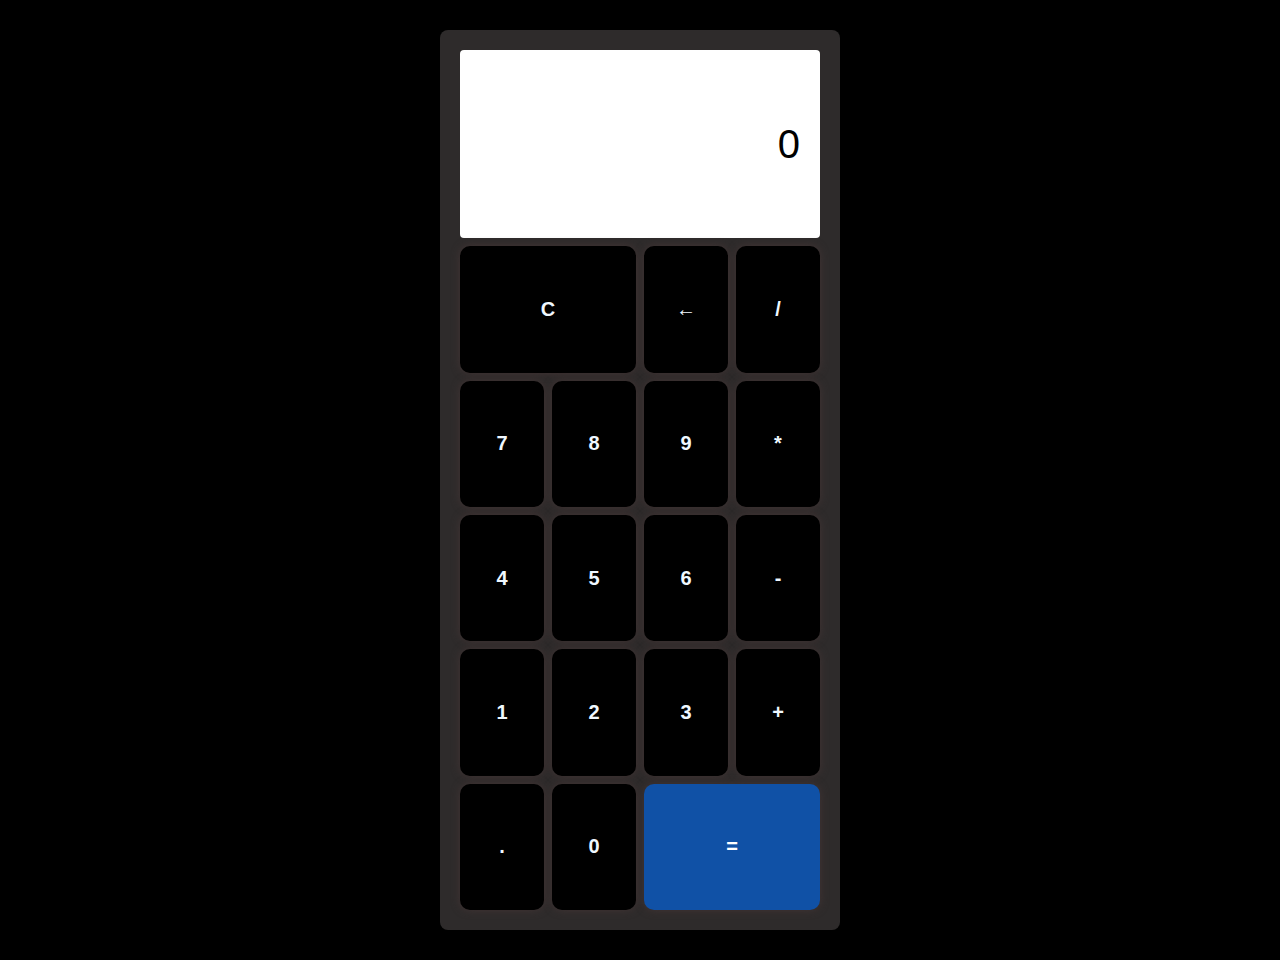
<file: Calculator/index.html>
<!DOCTYPE html>
<html lang="en">
  <head>
    <meta charset="UTF-8" />
    <meta name="viewport" content="width=device-width, initial-scale=1.0" />
    <link rel="stylesheet" href="style.css" />
    <title>Calculator</title>
  </head>
  <body>
    <div class="calculator">
      <div class="output">
        <div id="result">0</div>
      </div>
      <button id="clear-button" class="span-two">C</button>
      <button id="delete-button">&larr;</button>
      <button id="divide-button">/</button>
      <button class="number">7</button>
      <button class="number">8</button>
      <button class="number">9</button>
      <button id="multiply-button">*</button>
      <button class="number">4</button>
      <button class="number">5</button>
      <button class="number">6</button>
      <button id="minus-button">-</button>
      <button class="number">1</button>
      <button class="number">2</button>
      <button class="number">3</button>
      <button id="add-button">+</button>
      <button id="decimal-button">.</button>
      <button class="number">0</button>
      <button id="equal-button" class="span-two">=</button>
    </div>

    <script src="script.js"></script>
  </body>
</html>
</file>
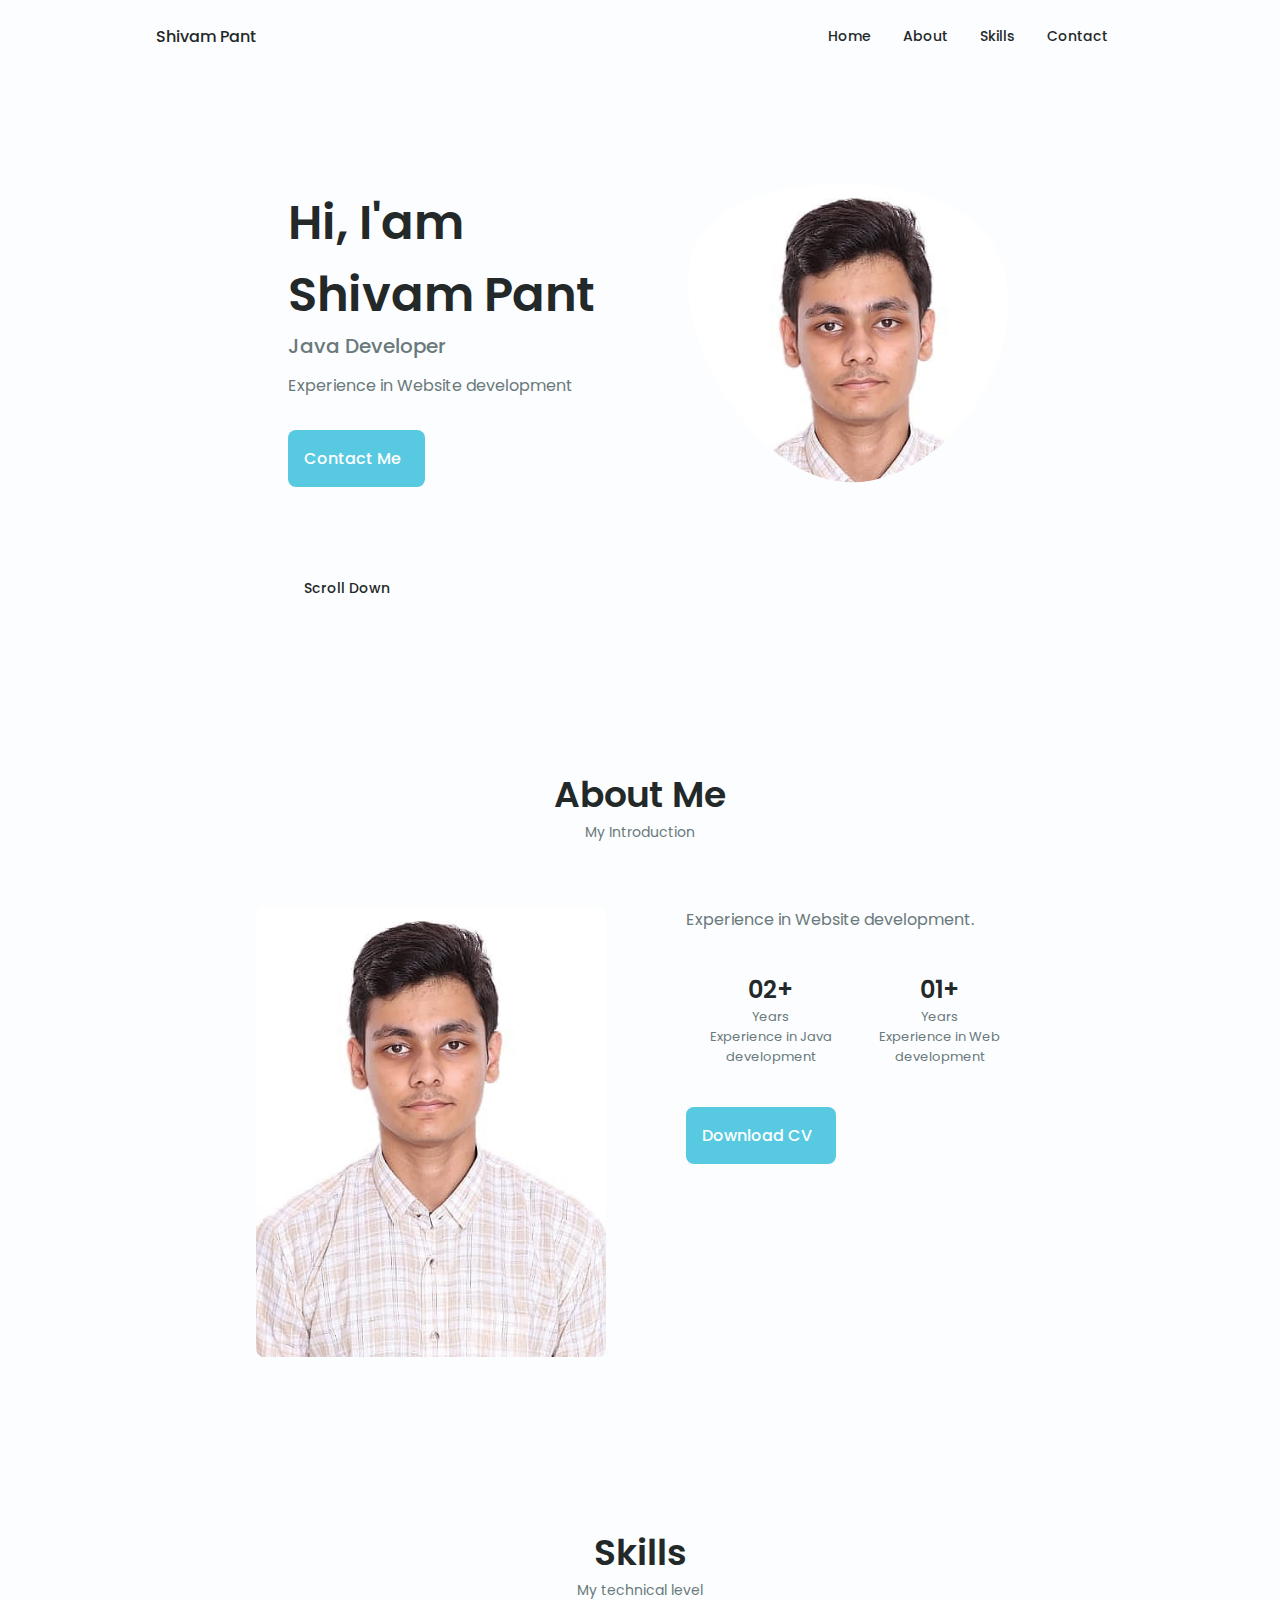
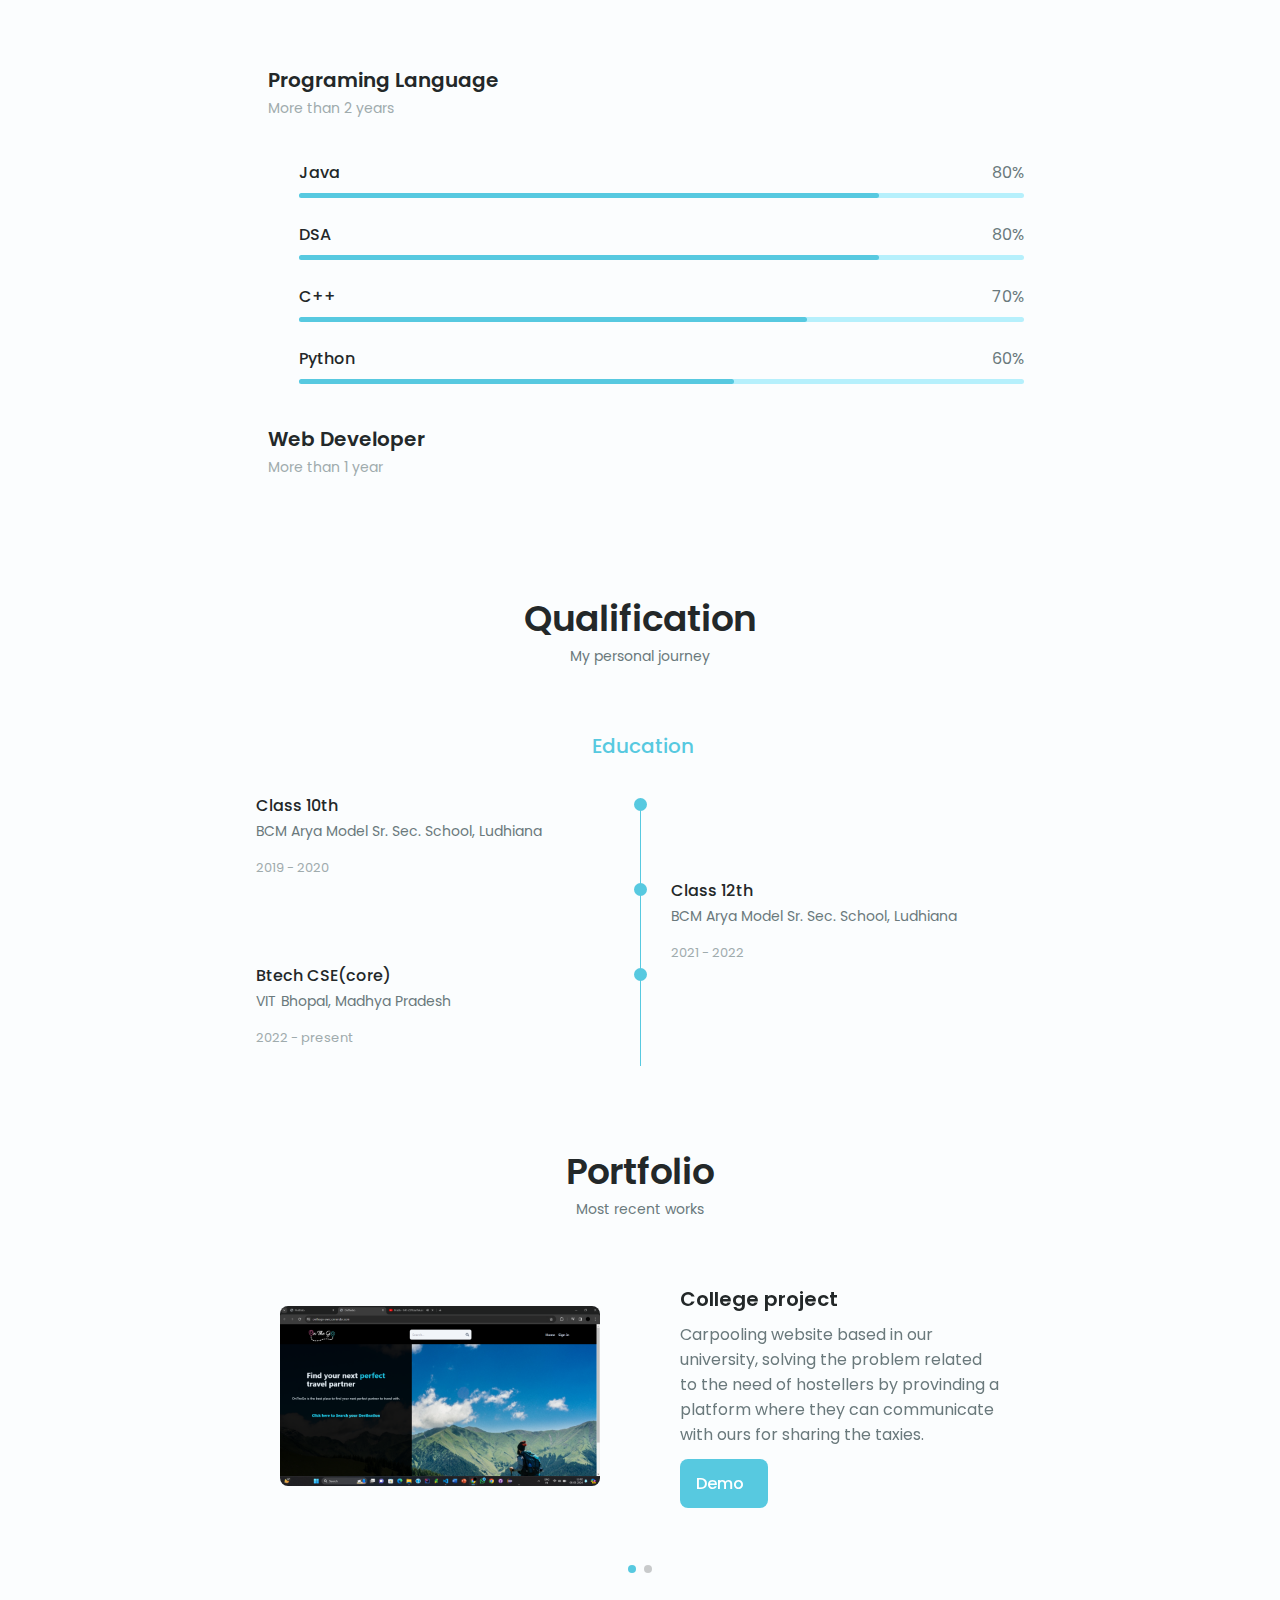
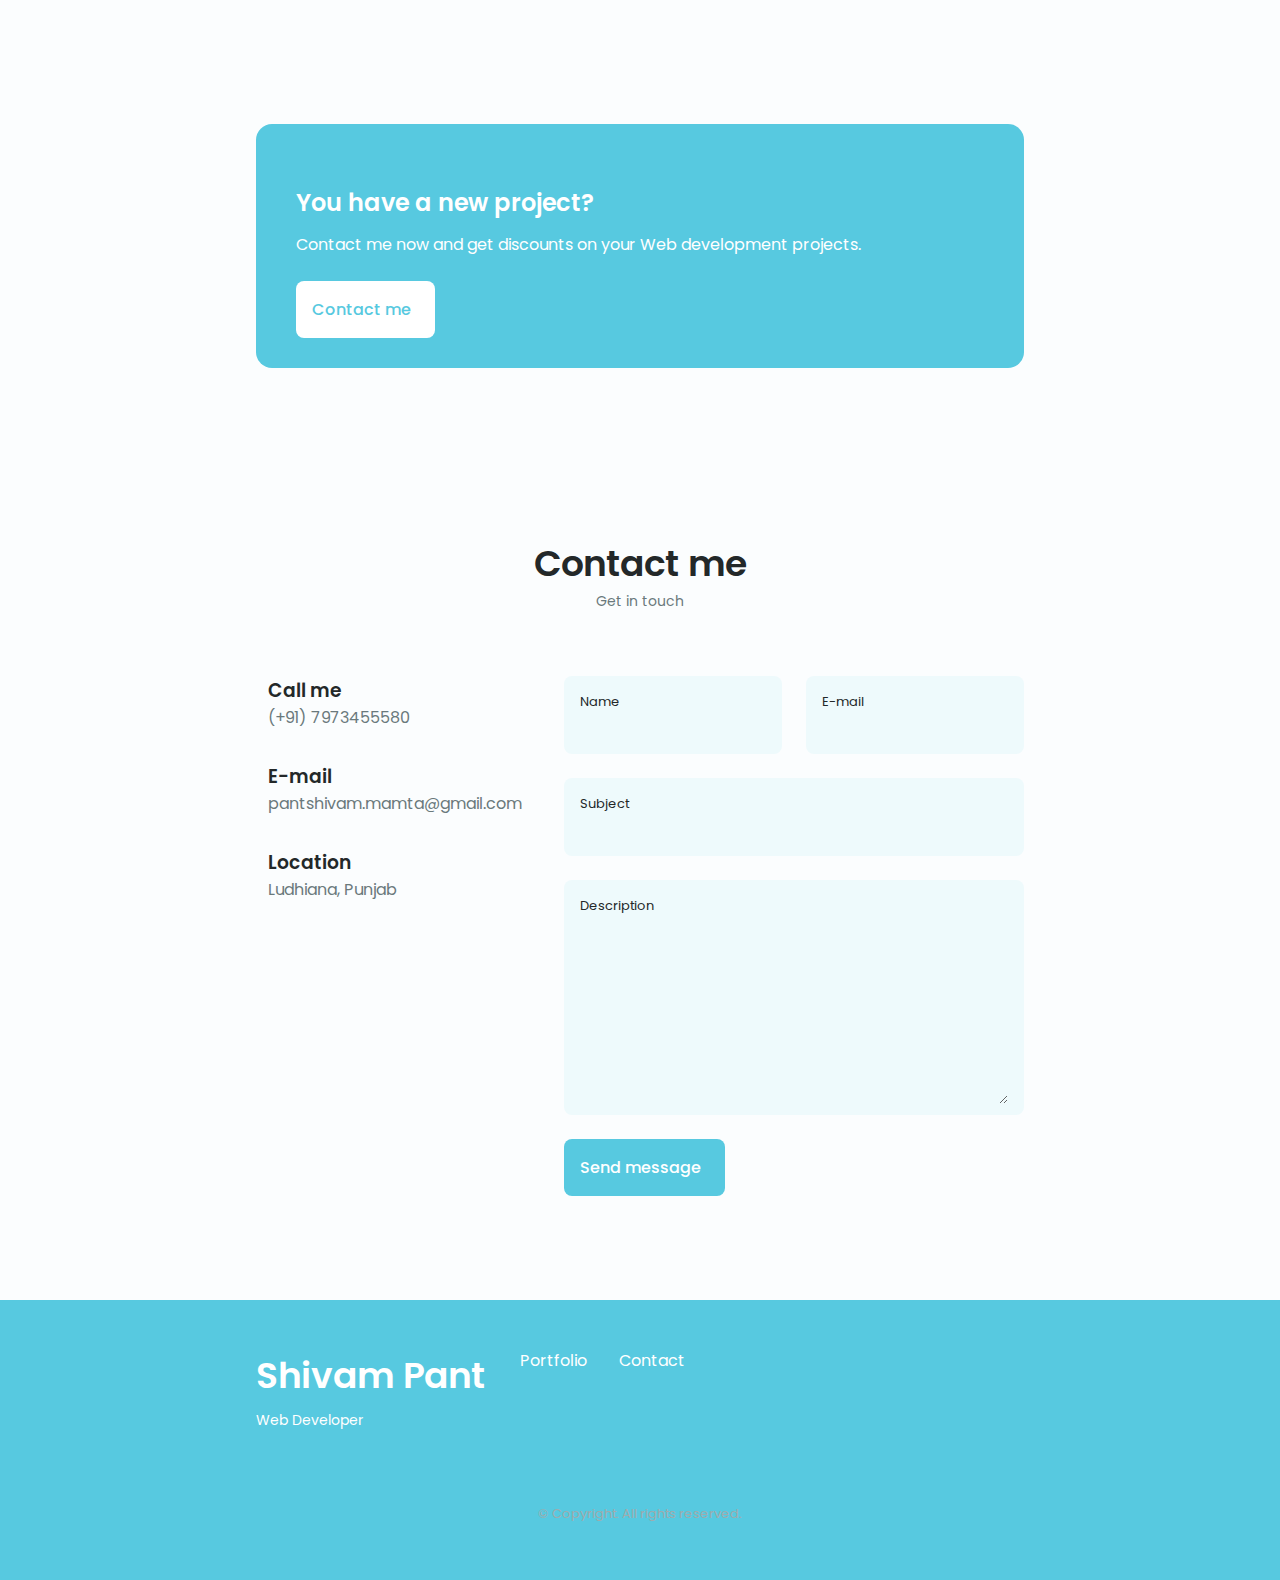
<file: Portfolio/index.html>
<!DOCTYPE html>
    <html lang="en">
    <head>
        <meta charset="UTF-8">
        <meta name="viewport" content="width=device-width, initial-scale=1.0">
        <link rel="stylesheet" href="https://unicons.iconscout.com/release/v4.0.0/css/line.css">
        <link rel="stylesheet" href="./packages/css/swiper-bundle.min.css">
        <link rel="stylesheet" href="./packages/css/styles.css">
        <title>Portfolio</title>
    </head>
    
    <body>
        <!--HEADER-->
        <header class="header" id="header">
            <nav class="nav container">
                <a href="#" class="nav__logo">Shivam Pant </a>
                <div class="nav__menu" id="nav-menu">
                    <ul class="nav__list grid">
                        <li class="nav__item">
                            <a href="#home" class="nav__link">
                                <i class="uil uil-estate nav__icon"></i>Home
                            </a>
                        </li>
                        <li class="nav__item">
                            <a href="#about" class="nav__link">
                                <i class="uil uil-user nav__icon"></i>About
                            </a>
                        </li>
                        <li class="nav__item">
                            <a href="#skills" class="nav__link">
                                <i class="uil uil-file-alt nav__icon"></i>Skills
                            </a>
                        </li>
                        <li class="nav__item">
                            <a href="#contact" class="nav__link">
                                <i class="uil uil-message nav__icon"></i>Contact                               
                            </a>
                        </li>
                    </ul>
                    <i class="uil uil-times nav__close" id="nav-close"></i>
                </div>
                <div class="nav__btns">
                    <!-- Theme change button -->

                    <i class="uil uil-moon change-theme" id="theme-button"></i>

                    <div class="nav__toggle" id="nav-toggle">
                        <i class="uil uil-apps"></i>
                    </div>
                </div>
            </nav>
        </header>

        <!--MAIN-->
        <main class="main">
            <!--HOME-->
            <section class="home section" id="home">
                <div class="home__container container grid">
                    <div class="home__content grid">
                        <div class="home__social">
                            <a href="https://www.linkedin.com/in/shivam-pant-966a10251" target="_blank" class="home__social-icon">
                                <i class="uil uil-linkedin-alt"></i>
                            </a>
                            </a>
                            <a href="https://github.com/ShivamPant1321" target="_blank" class="home__social-icon">
                                <i class="uil uil-github-alt"></i>
                            </a>
                        </div>

                        <div class="home__img">
                            <svg class="home__blob" viewBox="0 0 200 187" xmlns="http://www.w3.org/2000/svg" xmlns:xlink="http://www.w3.org/1999/xlink">
                                <mask id="mask0" mask-type="alpha">
                                    <path d="M190.312 36.4879C206.582 62.1187 201.309 102.826 182.328 134.186C163.346 165.547 
                                    130.807 187.559 100.226 186.353C69.6454 185.297 41.0228 161.023 21.7403 129.362C2.45775 
                                    97.8511 -7.48481 59.1033 6.67581 34.5279C20.9871 10.1032 59.7028 -0.149132 97.9666 
                                    0.00163737C136.23 0.303176 174.193 10.857 190.312 36.4879Z"/>
                                </mask>
                                <g mask="url(#mask0)">
                                    <image class="home__blob-img" x="" xlink:href="packages/images/myphoto.jpg"/>
                                </g>
                            </svg>
                        </div>

                        <div class="home__data">
                            <h1 class="home__title">Hi, I'am Shivam Pant</h1>
                            <h3 class="home__subtitle">Java Developer</h3>
                            <p class="home__description">Experience in Website development</p>
                            <a href="#contact" class="button button--flex home__button">
                                Contact Me<i class="uil uil-message button__icon"></i>
                            </a>
                        </div>
                    </div>

                    <div class="home__scroll">
                        <a href="#about" class="home__scroll-button button--flex">
                            <i class="uil uil-mouse-alt home__scroll-mouse"></i>
                            <span class="home__scroll-name">Scroll Down</span>
                            <i class="uil uil-arrow-down home__scroll-arrow"></i>
                        </a>
                    </div>
                </div>
            </section>

            <!-- ABOUT -->
            <section class="about section" id="about">
                <h2 class="section__title">About Me</h2>
                <span class="section__subtitle">My Introduction</span>

                <div class="about__container container grid">
                    <img src="packages/images/myphoto.jpg" alt="" class="about__img">
                    <div class="about__data">
                        <p class="about__description">
                            Experience in Website development.
                        </p>
                        <div class="about__info">
                            <div>
                                <span class="about__info-title">02+</span>
                                <span class="about__info-name">Years<br>Experience in Java development</span>
                            </div>
                            <div>
                                <span class="about__info-title">01+</span>
                                <span class="about__info-name">Years <br> Experience in Web development</span>
                            </div>
                        </div>

                        <div class="about__buttons">
                            <a download="" href="packages/pdf/" class="button button--flex">
                                Download CV<i class="uil uil-download-alt button__icon"></i>
                            </a>
                        </div>
                    </div>
                </div>
            </section>

            <!--SKILLS-->
            <section class="skills section" id="skills">
                <h2 class="section__title">Skills</h2>
                <span class="section__subtitle">My technical level</span>

                <div class="skills__container container grid">
                    <div>
                         <!--SKILL-1-->
                        <div class="skills__content skills__open">
                            <div class="skills__header">
                                <i class="uil uil-analytics skills__icon"></i>
                               <div>
                                   <h1 class="skills__title">Programing Language</h1>
                                   <span class="skills__subtitle">More than 2 years</span>
                               </div>

                               <i class="uil uil-angle-down skills__arrow"></i>
                            </div>
                            <div class="skills__list grid">
                                <div class="skills__data">
                                    <div class="skills__titles">
                                        <h3 class="skills__name">Java</h3>
                                        <span class="skills__number">80%</span>
                                    </div>
                                    <div class="skills__bar">
                                        <span class="skills__percentage skills__tab"></span>
                                    </div>
                                </div>
                                <div class="skills__data">
                                    <div class="skills__titles">
                                        <h3 class="skills__name">DSA</h3>
                                        <span class="skills__number">80%</span>
                                    </div>
                                    <div class="skills__bar">
                                        <span class="skills__percentage skills__tab"></span>
                                    </div>
                                </div>
                                <div class="skills__data">
                                    <div class="skills__titles">
                                        <h3 class="skills__name">C++</h3>
                                        <span class="skills__number">70%</span>
                                    </div>
                                    <div class="skills__bar">
                                        <span class="skills__percentage skills__python"></span>
                                    </div>
                                </div>
                                <div class="skills__data">
                                    <div class="skills__titles">
                                        <h3 class="skills__name">Python</h3>
                                        <span class="skills__number">60%</span>
                                    </div>
                                    <div class="skills__bar">
                                        <span class="skills__percentage skills__js"></span>
                                    </div>
                                </div>
                            </div>
                        </div>
                        <!-- SKILLS 3 -->
                        <div class="skills__content skills__close">
                            <div class="skills__header">
                               <i class="uil uil-brackets-curly skills__icon"></i>
                               <div>
                                   <h1 class="skills__title">Web Developer</h1>
                                   <span class="skills__subtitle">More than 1 year</span>
                               </div>

                               <i class="uil uil-angle-down skills__arrow"></i>
                            </div>
                            <div class="skills__list grid">
                                <div class="skills__data">
                                    <div class="skills__titles">
                                        <h3 class="skills__name">HTML</h3>
                                        <span class="skills__number">70%</span>
                                    </div>
                                    <div class="skills__bar">
                                        <span class="skills__percentage skills__html"></span>
                                    </div>
                                </div>
                               <div class="skills__data">
                                   <div class="skills__titles">
                                       <h3 class="skills__name">CSS</h3>
                                       <span class="skills__number">60%</span>
                                   </div>
                                   <div class="skills__bar">
                                       <span class="skills__percentage skills__css"></span>
                                   </div>
                               </div>
                               <div class="skills__data">
                                   <div class="skills__titles">
                                       <h3 class="skills__name">JavaScript</h3>
                                       <span class="skills__number">60%</span>
                                   </div>
                                   <div class="skills__bar">
                                       <span class="skills__percentage skills__js"></span>
                                   </div>
                               </div>
                           </div>
                       </div>
                    </div>
                </div>
            </section>

              <!-- QUALIFICATION -->
        <section class="qualification__section">
            <h2 class="section__title">Qualification</h2>
            <span class="section__subtitle">My personal journey</span>

            <div class="qualification__container container">
                <div class="qualification__tabs">
                    <div class="qualification__button button--flex qualification__active" data-target='#education'>
                        <i class="uil uil-graduation-cap qualification__icon"></i>
                        Education
                    </div>
                </div>

                <div class="qualification__sections">
            <div class="qualification__content qualification__active" data-content id="education">
             <!--QUALIFICATION 1--> 
             <div class="qualification__data">
                 <div>
                     <h3 class="qualification__title">Class 10th </h3>
                     <span class="qualification__subtitle">BCM Arya Model Sr. Sec. School, Ludhiana</span>
                     <div class="qualification__calendar">
                        <i class="uil uil-calendar-alt"></i>
                        2019 - 2020
                     </div>
                 </div>

                 <div>
                     <span class="qualification__rounder"></span>
                     <span class="qualification__line"></span>
                 </div>
             </div>
             
             <!--QUALIFICATION 2--> 
             <div class="qualification__data">
                <div></div>
                <div>
                   <span class="qualification__rounder"></span>
                   <span class="qualification__line"></span>
                </div>

                <div>
                    <h3 class="qualification__title">Class 12th </h3>
                    <span class="qualification__subtitle">BCM Arya Model Sr. Sec. School, Ludhiana</span>
                    <div class="qualification__calendar">
                       <i class="uil uil-calendar-alt"></i>
                       2021 - 2022
                    </div>
                </div>
            </div> 

            <!--QUALIFICATION 3--> 
            <div class="qualification__data">
                <div>
                    <h3 class="qualification__title">Btech CSE(core)</h3>
                    <span class="qualification__subtitle">VIT Bhopal, Madhya Pradesh</span>
                    <div class="qualification__calendar">
                       <i class="uil uil-calendar-alt"></i>
                       2022 - present
                    </div>
                </div>

                <div>
                    <span class="qualification__rounder"></span>
                    <span class="qualification__line"></span>
                </div>
            </div>
            </div>
        <!--PORTFOLIO-->
        <section class="portfolio section" id="portfolio">

            <h2 class="section__title">Portfolio</h2>
            <span class="section__subtitle">Most recent works</span>

            <div class="portfolio__container container swiper-container">
                <div class="swiper-wrapper">
        <!--PORTFOLIO 1-->
        
            <div class="portfolio__content grid swiper-slide">
                <img src="./packages/images/myweb.png" alt="" class="portfolio__img">

                <div class="portfolio_">
                    <h3 class="portfolio__title">College project</h3>
                    <p class="portfolio__description">Carpooling website based in our university, solving the problem related to the need of hostellers by provinding a platform where they can communicate with ours for sharing the taxies.</p>
                    <a href="https://onthego-swcc.onrender.com/" class="button button--flex button--small portfolio__button">
                        Demo
                        <i class="uil uil-arrow-right button__icon"></i>
                    </a>
                </div>
            </div>

            <!--PORTFOLIO 2-->
        
            <div class="portfolio__content grid swiper-slide">
                <img src="./packages/images/myproj.png" alt="" class="portfolio__img">

                <div class="portfolio_">
                    <h3 class="portfolio__title">Landing Page</h3>
                    <p class="portfolio__description">Created a landing page during as a task during this internship.</p>
                    <a href="#" class="button button--flex button--small portfolio__button">
                        Demo
                        <i class="uil uil-arrow-right button__icon"></i>
                    </a>
                </div>
            </div>
                </div>

            <div class="swiper-button-next">
                <i class="uil uil-angle-right-b swiper-portfolio-icon"></i>
            </div>

            <div class="swiper-button-prev">
                <i class="uil uil-angle-left-b swiper-portfolio-icon"></i>
            </div>
            <div class="swiper-pagination"></div>
            
        
        </div>

        </section>

        <!--PROJECT IN MIND -->
        <section class="project section">

            <div class="project__bg">
                <div class="project__container container grid">
                    <div class="project__data">
                        <h2 class="project__title">You have a new project?</h2>
                        <p class="project__description">Contact me now and get discounts on your Web development projects.</p>
                        <a href="#contact" class="button button--flex button--white">Contact me
                            <i class="uil uil-message project__icon button__icon"></i>
                        </a>
                       
                    </div>
                </div>
            </div>

        </section>
        <!--CONTACT ME -->
        <section class="contact section" id="contact">
            <h2 class="section__title">Contact me</h2>
            <span class="section__subtitle">Get in touch</span>

            <div class="contact__container container grid">
                <div>
                    <div class="contact__information">
                        <i class="uil uil-phone-alt contact__icon"></i>

                        <div>
                            <h3 class="contact__title">Call me</h3>
                            <span class="contatc__subtitle">(+91) 7973455580</span>
                        </div>
                    </div>

                    <div class="contact__information">
                        <i class="uil uil-envelope contact__icon"></i>

                        <div>
                            <h3 class="contact__title">E-mail</h3>
                            <span class="contatc__subtitle">pantshivam.mamta@gmail.com</span>
                        </div>
                    </div>

                    <div class="contact__information">
                        <i class="uil uil-map-marker contact__icon"></i>

                        <div>
                            <h3 class="contact__title">Location</h3>
                            <span class="contatc__subtitle">Ludhiana, Punjab</span>
                        </div>
                    </div>
                </div>

                <form action="" class="contact__form grid">
                    <div class="contact__inputs grid">
                        <div class="contact__content">
                            <label for="" class="contact__label">Name</label>
                            <input type="text" class="contact__input">
                        </div>

                        <div class="contact__content">
                            <label for="" class="contact__label">E-mail</label>
                            <input type="email" class="contact__input">
                        </div>
                    </div>

                    <div class="contact__content">
                        <label for="" class="contact__label">Subject</label>
                        <input type="text" class="contact__input">
                    </div>

                    <div class="contact__content">
                        <label for="" class="contact__label">Description</label>
                        <textarea name="" id="" cols="0" rows="7" class="contact__input"></textarea>
                    </div>

                    <div>
                        <a href="#" class="button button--flex">
                            Send message
                            <i class="uil uil-message button__icon"></i>
                        </a>
                    </div>
                </form>
            </div>

        </section>
    </main>

    <!--FOOTER-->
    <footer class="footer">

        <div class="footer__bg">
            <div class="footer__container container grid">
                <div>
                    <h1 class="footer__title">Shivam Pant</h1>
                    <span class="footer__subtitle">Web Developer</span>
                </div>

                <ul class="footer__links">
                    <li>
                        <a href="#portfolio" class="footer__link">Portfolio</a>
                    </li>
                    <li>
                        <a href="#contact" class="footer__link">Contact</a>
                    </li>
                </ul>

                <div class="footer__socials">
                    <a href="https://www.linkedin.com/in/shivam-pant-966a10251" target="_blank" class="footer__social">
                        <i class="uil uil-linkedin-alt"></i>
                    </a>
                    </a>
                    <a href="https://github.com/ShivamPant1321" target="_blank" class="footer__social">
                        <i class="uil uil-github-alt"></i>
                    </a>
                </div>
            </div>
            <p class="footer__copy">&#169; Copyright. All rights reserved.</p>
        </div>
    </footer>

    <a href="#" class="scrollup" id="scroll-up">
        <i class="uil uil-arrow-up scrollup__icon"></i>
    </a>
    
    <script src="./packages/js/swiper-bundle.min.js"></script>

    <script src="./packages/js/main.js"></script>
</body>

</html>
</file>
<file: Calculator/style.css>
*{
    margin: 0;
    padding: 0;
    box-sizing: border-box;
    font-family: Verdana, Geneva, Tahoma, sans-serif;
}

body{
    background: black;
}

.calculator{
    width: 100%;
    min-height: 100vh;
    background: rgb(46, 43, 43);
    display: grid;
    grid-template-columns: repeat(4, 1fr);
    max-width: 400px;
    margin: 30px auto;
    padding: 20px;
    gap: 8px;
    border-radius: 8px;
}
.calculator .output{
    background-color: white;
    grid-column: 1 / 5;
    color: black;
    display: flex;
    justify-content: flex-end;
    align-items: center;
    font-size: 40px;
    padding: 20px;
    border-radius: 4px;
    word-break: break-all;
    word-wrap: break-word;
}
.calculator button{
    font-size: 20px;
    font-weight: 600;
    /* margin: 5px; */
    border: none;
    background: none;
    background-color: black;
    color: aliceblue;
    box-shadow: 0px 0px 8px #423434;
    border-radius: 10px;
    cursor: pointer;
    transition: all 0.2s ease;
}
.calculator button:hover{
    background: #151414;
}

.span-two{
    grid-column: span 2;
}

.calculator button:last-child{
    background: rgb(16, 81, 166);
    color: white;
}
</file>
<file: Portfolio/packages/css/styles.css>
/* ==================== GOOGLE FONTS ====================*/
@import url("https://fonts.googleapis.com/css2?family=Poppins:wght@400;500;600&display=swap");

:root {
  --header-height: 3rem;

  --hue-color: 190; 

  --first-color: hsl(var(--hue-color), 69%, 61%);
  --first-color-second: hsl(var(--hue-color), 69%, 61%);
  --first-color-alt: hsl(var(--hue-color), 57%, 53%);
  --first-color-lighter: hsl(var(--hue-color), 92%, 85%);
  --title-color: hsl(var(--hue-color), 8%, 15%);
  --text-color: hsl(var(--hue-color), 8%, 45%);
  --text-color-light: hsl(var(--hue-color), 8%, 65%);
  --input-color: hsl(var(--hue-color), 70%, 96%);
  --body-color: hsl(var(--hue-color), 60%, 99%);
  --container-color: #fff;
  --scroll-bar-color: hsl(var(--hue-color), 12%, 90%);
  --scroll-thumb-color: hsl(var(--hue-color), 12%, 80%);

  --body-font: "Poppins", sans-serif;

  --big-font-size: 2rem;
  --h1-font-size: 1.5rem;
  --h2-font-size: 1.25rem;
  --h3-font-size: 1.125rem;
  --normal-font-size: 0.938rem;
  --small-font-size: 0.813rem;
  --smaller-font-size: 0.75rem;

  --font-medium: 500;
  --font-semi-bold: 600;

  --mb-0-25: 0.25rem;
  --mb-0-5: 0.5rem;
  --mb-0-75: 0.75rem;
  --mb-1: 1rem;
  --mb-1-5: 1.5rem;
  --mb-2: 2rem;
  --mb-2-5: 2.5rem;
  --mb-3: 3rem;

  --z-tooltip: 10;
  --z-fixed: 100;
  --z-modal: 1000;
}

@media screen and (min-width: 968px) {
  :root {
    --big-font-size: 3rem;
    --h1-font-size: 2.25rem;
    --h2-font-size: 1.5rem;
    --h3-font-size: 1.25rem;
    --normal-font-size: 1rem;
    --small-font-size: 0.875rem;
    --smaller-font-size: 0.813rem;
  }
}

/*========== Variables Dark theme ==========*/
body.dark-theme {
  --first-color-second: hsl(var(--hue-color), 30%, 8%);
  --title-color: hsl(var(--hue-color), 8%, 95%);
  --text-color: hsl(var(--hue-color), 8%, 45%);
  --text-color-light: hsl(var(--hue-color), 8%, 75%);
  --input-color: hsl(var(--hue-color), 29%, 16%);
  --body-color: hsl(var(--hue-color), 28%, 12%);
  --container-color: hsl(var(--hue-color), 29%, 16%);
  --scroll-bar-color: hsl(var(--hue-color), 12%, 48%);
  --scroll-thumb-color: hsl(var(--hue-color), 12%, 36%);
}

/*========== Button Dark/Light ==========*/
.nav__btns {
  display: flex;
  align-items: center;
}

.change-theme {
  font-size: 1.25rem;
  color: var(--title-color);
  margin-right: var(--mb-1);
  cursor: pointer;
}

.change-theme:hover {
  color: var(--first-color);
}

/*==================== BASE ====================*/

* {
  box-sizing: border-box;
  padding: 0;
  margin: 0;
}

html {
  scroll-behavior: smooth;
}

body {
  margin: 0 0 var(--header-height) 0;
  font-family: var(--body-font);
  font-size: var(--normal-font-size);
  background-color: var(--body-color);
  color: var(--text-color);
}

h1,
h2,
h3,
h4 {
  color: var(--title-color);
  font-weight: var(--font-semi-bold);
}

ul {
  list-style: none;
}

a {
  text-decoration: none;
}

img {
  width: 100%;
  height: auto;
}

.section {
  padding: 2rem 0 4rem;
  margin-bottom: 40px;
}

.section__title {
  font-size: var(--h1-font-size);
}

.section__subtitle {
  display: block;
  font-size: var(--small-font-size);
  margin-bottom: var(--mb-2);
}

.section__title,
.section__subtitle {
  text-align: center;
}

/*==================== LAYOUT ====================*/

.container {
  max-width: 768px;
  margin-left: var(--mb-1-5);
  margin-right: var(--mb-1-5);
}

.grid {
  display: grid;
  gap: 1.5rem;
}

.header {
  width: 100%;
  position: fixed;
  bottom: 0;
  left: 0;
  z-index: var(--z-fixed);
  background-color: var(--body-color);
}

/*==================== NAV ====================*/
.nav {
  max-width: 968px;
  height: var(--header-height);
  display: flex;
  justify-content: space-between;
  align-items: center;
}

.nav__logo,
.nav__toggle {
  color: var(--title-color);
  font-weight: var(--font-medium);
}

.nav__logo:hover {
  color: var(--first-color);
}

.nav__toggle {
  font-size: 1.1rem;
  cursor: pointer;
}

.nav__toggle:hover {
  color: var(--first-color);
}

@media screen and (max-width: 767px) {
  .nav__menu {
    position: fixed;
    bottom: -100%;
    left: 0;
    width: 100%;
    background-color: var(--body-color);
    padding: 2rem 1.5rem 4rem;
    box-shadow: 0 -1px 4px rgba(0, 0, 0, 0.15);
    border-radius: 1.5rem 1.5rem 0 0;
    transition: 0.3s;
  }
}

.nav__list {
  grid-template-columns: repeat(3, 1fr);
  gap: 2rem;
}
.nav__link {
  display: flex;
  flex-direction: column;
  align-items: center;
  font-size: var(--small-font-size);
  color: var(--title-color);
  font-weight: var(--font-medium);
}

.nav__link:hover {
  color: var(--first-color);
}

.nav__icon {
  font-size: 1.2rem;
}

.nav__close {
  position: absolute;
  right: 1.3rem;
  bottom: 0.5rem;
  font-size: 1.5rem;
  cursor: pointer;
  color: var(--first-color);
}

.nav__close:hover {
  color: var(--first-color-alt);
}

.show-menu {
  bottom: 0;
}

.active-link {
  color: var(--first-color);
}

.scroll-header {
  box-shadow: 0 -1px 4px rgba(0, 0, 0, 0.15);
}

/*==================== HOME ====================*/

.home__container {
  gap: 1rem;
}

.home__content {
  grid-template-columns: 0.5fr 3fr;
  padding-top: 3.5rem;
  align-items: center;
}

.home__social {
  display: grid;
  grid-template-columns: max-content;
  row-gap: 1rem;
}

.home__social-icon {
  font-size: 1.25rem;
  color: var(--first-color);
}

.home__social-icon:hover {
  color: var(--first-color-alt);
}

.home__blob {
  width: 200px;
  fill: var(--first-color);
}

.home__blob-img {
  width: 220px;
}

.home__data {
  grid-column: 1/3;
}

.home__title {
  font-size: var(--big-font-size);
}

.home__subtitle {
  font-size: var(--h3-font-size);
  color: var(--text-color);
  font-weight: var(--font-medium);
  margin-bottom: var(--mb-0-75);
}

.home__description {
  margin-bottom: var(--mb-2);
}

.home__scroll {
  display: none;
}

.home__scroll-button {
  color: var(--first-color);
  transition: 0.3s;
}

.home__scroll-button:hover {
  transform: translateY(0.25rem);
}

.home__scroll-mouse {
  font-size: 2rem;
}

.home__scroll-name {
  font-size: var(--small-font-size);
  color: var(--title-color);
  font-weight: var(--font-medium);
  margin-right: var(--mb-0-25);
}

.home__scroll-arrow {
  font-size: 1.25rem;
}
/*==================== BUTTONS ====================*/

.button {
  display: inline-block;
  background-color: var(--first-color);
  color: #ffff;
  padding: 1rem;
  border-radius: 0.5rem;
  font-weight: var(--font-medium);
}

.button:hover {
  background-color: var(--first-color-alt);
}

.button__icon {
  font-size: 1.2rem;
  margin-left: var(--mb-0-5);
  transition: 0.3s;
}

.button--white {
  background-color: #fff;
  color: var(--first-color);
}

.button--white:hover {
  background-color: #fff;
}

.button--flex {
  display: inline-flex;
  align-items: center;
  transition: 0.3s;
}

.button--small {
  padding: 0.75rem 1rem;
}

.button--link {
  padding: 0;
  background-color: transparent;
  color: var(--first-color);
}

.button--link:hover {
  background-color: transparent;
  color: var(--first-color-alt);
}

/*==================== ABOUT ====================*/
.about__img {
  width: 200px;
  border-radius: 0.5rem;
  justify-self: center;
  align-items: center;
}

.about__description {
  text-align: center;
  margin-bottom: var(--mb-2-5);
}

.about__info {
  display: flex;
  justify-content: space-evenly;
  margin-bottom: var(--mb-2-5);
}

.about__info-title {
  font-size: var(--h2-font-size);
  font-weight: var(--font-semi-bold);
  color: var(--title-color);
}

.about__info-name {
  font-size: var(--smaller-font-size);
}

.about__info-title,
.about__info-name {
  display: block;
  text-align: center;
}

.about__buttons {
  display: flex;
  justify-content: center;
}

/*==================== SKILLS ====================*/

.skills__container {
  row-gap: 0;
}

.skills__header {
  display: flex;
  align-items: center;
  margin-bottom: var(--mb-2-5);
  cursor: pointer;
}

.skills__icon,
.skills__arrow {
  font-size: 2rem;
  color: var(--first-color);
}

.skills__icon {
  margin-right: var(--mb-0-75);
}

.skills__title {
  font-size: var(--h3-font-size);
}

.skills__subtitle {
  font-size: var(--small-font-size);
  color: var(--text-color-light);
}

.skills__arrow {
  margin-left: auto;
  transition: 0.4s;
}

.skills__list {
  row-gap: 1.5rem;
  padding-left: 2.7rem;
}

.skills__titles {
  display: flex;
  justify-content: space-between;
  margin-bottom: var(--mb-0-5);
}

.skills__name {
  font-size: var(--normal-font-size);
  font-weight: var(--font-medium);
}

.skills__bar,
.skills__percentage {
  height: 5px;
  border-radius: 0.25rem;
}

.skills__bar {
  background-color: var(--first-color-lighter);
}

.skills__percentage {
  display: block;
  background-color: var(--first-color);
}

.skills__html {
  width: 70%;
}

.skills__css {
  width: 60%;
}

.skills__js {
  width: 60%;
}

.skills__python {
  width: 70%;
}

.skills__tab {
  width: 80%;
}

.skills__close .skills__list {
  height: 0;
  overflow: hidden;
}

.skills__open .skills__list {
  height: max-content;
  margin-bottom: var(--mb-2-5);
}

.skills__open .skills__arrow {
  transform: rotate(-180deg);
}

/*==================== QUALIFICATION ====================*/
.qualification__tabs {
  display: flex;
  justify-content: space-evenly;
  margin-bottom: var(--mb-2);
}

.qualification__button {
  font-size: var(--h3-font-size);
  font-weight: var(--font-medium);
  cursor: pointer;
}

.qualification__button:hover {
  color: var(--first-color);
}

.qualification__icon {
  font-size: 1.8rem;
  margin-right: var(--mb-0-25);
}

.qualification__data {
  display: grid;
  grid-template-columns: 1fr max-content 1fr;
  column-gap: 1.5rem;
}

.qualification__title {
  font-size: var(--normal-font-size);
  font-weight: var(--font-medium);
}

.qualification__subtitle {
  display: inline-block;
  font-size: var(--small-font-size);
  margin-bottom: var(--mb-1);
}

.qualification__calendar {
  font-size: var(--smaller-font-size);
  color: var(--text-color-light);
  /* margin-bottom: var(--mb-1) */
}

.qualification__rounder {
  display: inline-block;
  width: 13px;
  height: 13px;
  background-color: var(--first-color);
  border-radius: 50%;
}

.qualification__line {
  display: block;
  width: 1px;
  height: 100%;
  background-color: var(--first-color);
  transform: translate(6px, -7px);
}

.qualification__content[data-content] {
  display: none;
}

.qualification__active[data-content] {
  display: block;
}

.qualification__button.qualification__active {
  color: var(--first-color);
}
/*==================== PORTFOLIO ====================*/
.portfolio__container {
  overflow: initial;
}

.portfolio__content {
  padding: 0 1.5rem;
}

.portfolio__img {
  width: 265px;
  border-radius: 0.5rem;
  justify-self: center;
}

.portfolio__title {
  font-size: var(--h3-font-size);
  margin-bottom: var(--mb-0-5);
}

.portfolio__description {
  margin-bottom: var(--mb-0-75);
}

.portfolio__button:hover .button__icon {
  transform: translateX(0.25rem);
}

.swiper-button-prev::after,
.swiper-button-next::after {
  content: "";
}

.swiper-portfolio-icon {
  font-size: 2rem;
  color: var(--first-color);
}

.swiper-button-prev {
  left: -0.5rem;
}

.swiper-button-next {
  right: -0.5rem;
}

.swiper-container-horizontal > .swiper-pagination-bullets {
  bottom: -2.5rem;
}

.swiper-pagination-bullet-active {
  background-color: var(--first-color);
}

.swiper-button-prev,
.swiper-button-next,
.swiper-pagination-bullet {
  outline: none;
}
/*==================== PROJECT IN MIND ====================*/
.project {
  text-align: center;
}

.project__bg {
  background-color: var(--first-color-second);
  padding-top: 3rem;
}

.project__title {
  font-size: var(--h2-font-size);
  margin-bottom: var(--mb-0-75);
}

.project__description {
  margin-bottom: var(--mb-1-5);
}

.project__title,
.project__description {
  color: #fff;
}

.project__img {
  width: 232px;
  justify-self: center;
}

/*==================== CONTACT ME ====================*/
.contact__container {
  row-gap: 3rem;
}

.contact__information {
  display: flex;
  margin-bottom: var(--mb-2);
}

.contact__icon {
  font-size: 1.5rem;
  color: var(--first-color);
  margin-right: var(--mb-0-75);
}

.content__title {
  font-size: var(--h3-font-size);
  font-weight: var(--font-medium);
}

.contact__subtitle {
  font-size: var(--small-font-size);
  color: var(--text-color-light);
}

.contact__content {
  background-color: var(--input-color);
  border-radius: 0.5rem;
  padding: 0.75rem 1rem 0.25rem;
}

.contact__label {
  font-size: var(--smaller-font-size);
  color: var(--title-color);
}

.contact__input {
  width: 100%;
  background-color: var(--input-color);
  color: var(--text-color);
  font-family: var(--body-font);
  font-size: var(--normal-font-size);
  border: none;
  outline: none;
  padding: 0.25rem 0.5rem 0.5rem 0;
}

/*==================== FOOTER ====================*/
.footer {
  padding-top: 2rem;
}

.footer__container {
  row-gap: 3.5rem;
}

.footer__bg {
  background-color: var(--first-color-second);
  padding: 2rem 0 3rem;
}

.footer__title {
  font-size: var(--h1-font-size);
  margin-bottom: var(--mb-0-25);
}

.footer__subtitle {
  font-size: var(--small-font-size);
}

.footer__links {
  display: flex;
  flex-direction: column;
  row-gap: 1.5rem;
}

.footer__link:hover {
  color: var(--first-color-lighter);
}

.footer__social {
  font-size: 1.25rem;
  margin-right: var(--mb-1-5);
}

.footer__social:hover {
  color: var(--first-color-lighter);
}

.footer__copy {
  font-size: var(--smaller-font-size);
  text-align: center;
  color: var(--text-color-light);
  margin-top: var(--mb-3);
}

.footer__title,
.footer__subtitle,
.footer__link,
.footer__social {
  color: #fff;
}

/*========== SCROLL UP ==========*/
.scrollup {
  position: fixed;
  right: 1rem;
  bottom: -20%;
  background-color: var(--first-color);
  opacity: 0.8;
  padding: 0 0.3rem;
  border-radius: 0.4rem;
  z-index: var(--z-tooltip);
  transition: 0.4s;
}

.scrollup:hover {
  background-color: var(--first-color-alt);
}

.scrollup__icon {
  font-size: 1.5rem;
  color: #fff;
}

/* Show scroll */
.show-scroll {
  bottom: 5rem;
}

/*========== SCROLL BAR ==========*/
::-webkit-scrollbar {
  width: 0.6rem;
  background-color: var(--scroll-bar-color);
  border-radius: 0.5rem;
}

::-webkit-scrollbar-thumb {
  background-color: var(--scroll-thumb-color);
  border-radius: 0.5rem;
}

::-webkit-scrollbar-thumb:hover {
  background-color: var(--text-color-light);
}

/*==================== MEDIA QUERIES ====================*/
/* For small devices */
@media screen and (max-width: 380px) {
  .container {
    margin-left: var(--mb-1);
    margin-right: var(--mb-1);
  }

  .nav__menu {
    padding: 2rem 0.25rem 4rem;
  }

  .nav__list {
    column-gap: 0;
  }

  .home__content {
    grid-template-columns: 0.35fr 3fr;
  }

  .home__blob {
    width: 250px;
  }

  .home__social-icon {
    width: 30px;
  }

  .home__subtitle {
    font-size: 24px;
  }

  .home__description {
    font-size: 18px;
  }

  .home__button {
    font-size: 20px;
  }

  .skills__title {
    font-size: var(--normal-font-size);
  }
  .qualification__data {
    gap: 0.5rem;
  }

  .services__container {
    grid-template-columns: max-content;
    justify-content: center;
  }

  .services__content {
    padding-right: 3.5rem;
  }
  .services__modal {
    padding: 0 0.5rem;
  }

  .project__img {
    width: 200px;
  }

  .testimonial__header,
  .testimonial__data {
    flex-direction: column;
    align-items: center;
  }

  .testimonial__img {
    margin-right: 0;
    margin-bottom: var(--mb-0-25);
  }

  .testimonial__data,
  .testimonial__description {
    text-align: center;
  }
}

/* For medium devices */
@media screen and (min-width: 568px) {
  .home__content {
    grid-template-columns: max-content 1fr 1fr;
  }

  .home__data {
    grid-column: initial;
  }
  .home__img {
    order: 1;
    justify-self: center;
  }

  .about__container,
  .skills_container,
  .portfolio__content,
  .project__container,
  .contact__container,
  .footer__container {
    grid-template-columns: repeat(2, 1fr);
  }

  .qualification__sections {
    display: grid;
    grid-template-columns: 0.6fr;
    justify-content: center;
  }

  @media screen and (min-width: 768px) {
    .container {
      margin-left: auto;
      margin-right: auto;
    }

    .body {
      margin: 0;
    }
    .section {
      padding: 6rem 0 2rem;
    }
    .section__subtitle {
      margin-bottom: 4rem;
    }
    .header {
      top: 0;
      bottom: initial;
    }

    .header,
    .main,
    .footer__container {
      padding: 0 1rem;
    }

    .nav {
      height: calc(var(--header-height) + 1.5rem);
      column-gap: 1rem;
    }
    .nav__icon,
    .nav__close,
    .nav__toggle {
      display: none;
    }

    .nav__list {
      display: flex;
      column-gap: 2rem;
    }

    .nav__menu {
      margin-left: auto;
    }
    .change-theme {
      margin: 0;
    }

    .home__container {
      row-gap: 5rem;
    }

    .home__content {
      padding-top: 5.5rem;
      column-gap: 2rem;
    }
    .home__blob {
      width: 270px;
    }
    .home__scroll {
      display: block;
    }
    .home__scroll-button {
      margin-left: 3rem;
    }
    .about__container {
      column-gap: 5rem;
    }
    .about__img {
      width: 350px;
    }
    .about__description {
      text-align: initial;
    }
    .about__info {
      justify-content: space-between;
    }
    .about__buttons {
      justify-content: initial;
    }
    .qualification__tabs {
      justify-content: center;
    }
    .qualification__button {
      margin: 0 var(--mb-1);
    }

    .qualification__sections {
      grid-template-columns: 0.5fr;
    }
    .services__container {
      grid-template-columns: repeat(3, 218px);
      justify-content: center;
    }
    .services__icon {
      font-size: 2rem;
    }
    .services__content {
      padding: 6rem 0 2rem 2.5rem;
    }

    .services__modal-content {
      width: 450px;
    }
    .portfolio__img {
      width: 320px;
    }
    .portfolio__content {
      align-items: center;
    }
    .project {
      text-align: initial;
    }
    .project__bg {
      background: none;
    }
    .project__container {
      background-color: var(--first-color-second);
      border-radius: 1rem;
      padding: 3rem 2.5rem 0;
      grid-template-columns: 1fr max-content;
      column-gap: 3rem;
    }
    .project__data {
      padding-top: 0.8rem;
    }
    .footer__container {
      grid-template-columns: repeat(3, 1fr);
    }
    .footer__bg {
      padding: 3rem 0 3.5rem;
    }

    .footer__links {
      flex-direction: row;
      column-gap: 2rem;
    }
    .footer__socials {
      justify-self: flex-end;
    }
    .footer__copy {
      margin-top: 4.5rem;
    }
  }
}

/* For large devices */
@media screen and (min-width: 1024px) {
  body {
    margin: 0;
  }

  .header,
  .main,
  .footer__container {
    padding: 0;
  }
  .home__blob {
    width: 320px;
  }
  .home__social {
    transform: translateX(-6rem);
  }
  .services__container {
    grid-template-columns: repeat(3, 238px);
  }
  .portfolio__content {
    column-gap: 5rem;
  }

  .project__container {
    padding-bottom: 30px;
  }

  .swiper-portfolio-icon {
    font-size: 3.5rem;
  }
  .swiper-button-prev {
    left: -3.5rem;
  }
  .swiper-button-next {
    right: -3.5rem;
  }
  .swiper-container-horizontal > .swiper-pagination-bullets {
    bottom: -4.5rem;
  }

  .contact__form {
    width: 460px;
  }
  .contact__inputs {
    grid-template-columns: repeat(2, 1fr);
  }
}
</file>
